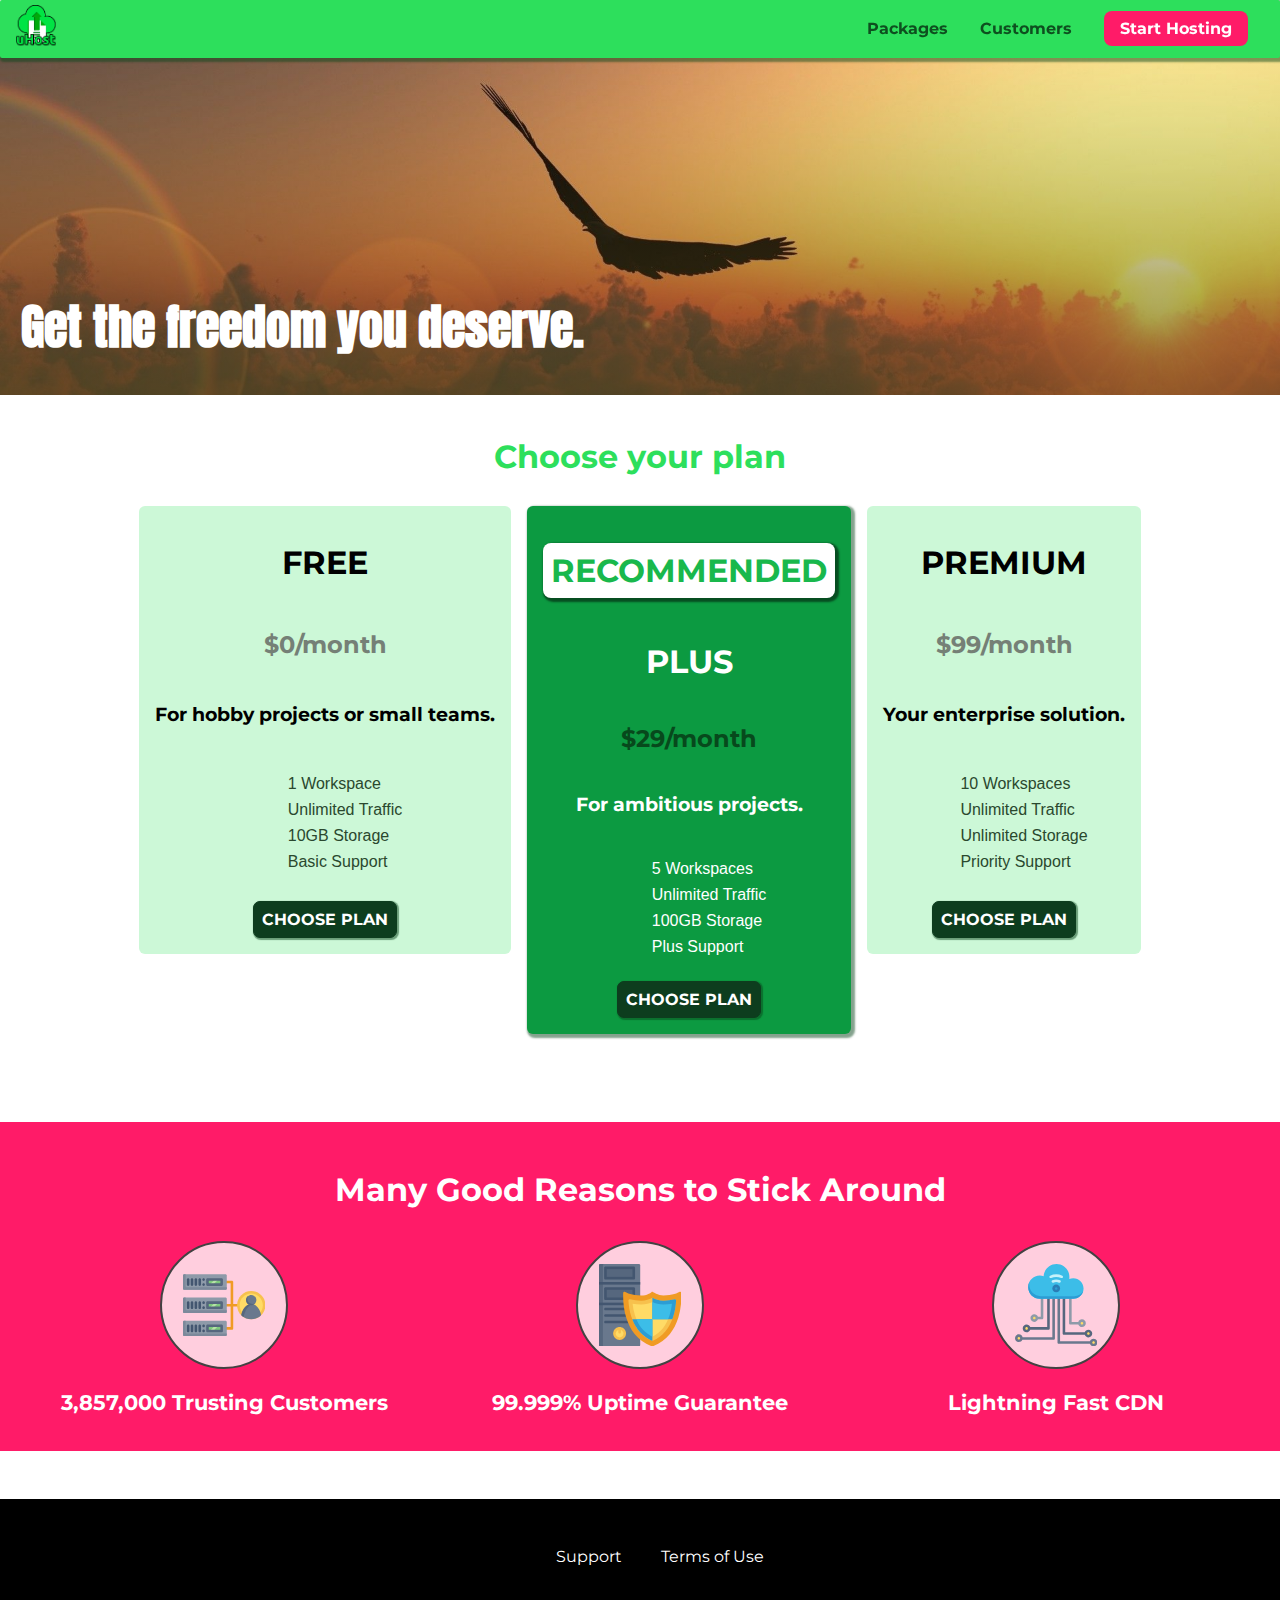
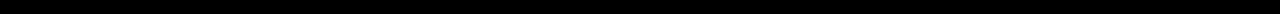
<file: index.html>
<!DOCTYPE html>
<html lang="en">
  <head>
    <meta charset="UTF-8" />
    <meta http-equiv="X-UA-Compatible" content="ie=edge" />
    <meta name="viewport" content="width=device-width, initial-scale=1.0" />
    <title>uHost</title>
    <link rel="shortcut icon" href="./images/favicon.png" />
    <link rel="stylesheet" href="shared.css" />
    <link rel="stylesheet" href="styles.css" />
    <link
      href="https://fonts.googleapis.com/css2?family=Anton&display=swap"
      rel="stylesheet"
    />
    <link
      href="https://fonts.googleapis.com/css2?family=Montserrat:wght@700&display=swap"
      rel="stylesheet"
    />
  </head>

  <body>
    <div class="backdrop"></div>
    <div class="modal">
      <h1 class="modal__title">Do you want to continue?</h1>
      <div class="modal__actions">
        <a href="start-hosting/index.html" class="modal__action">Yes!</a>
        <button class="modal__action modal__action--negative" type="button">
          No!
        </button>
      </div>
    </div>
    <div class="background"></div>
    <header class="main-header">
      <div class="main-header__brand">
        <button class="toggle-button">
          <span class="toggle-button__bar"></span>
          <span class="toggle-button__bar"></span>
          <span class="toggle-button__bar"></span>
        </button>
        <a href="index.html"
          ><img
            src="./images/uhost-icon.png"
            alt="uhost - your favorite hosting solution"
        /></a>
      </div>
      <nav class="main-nav">
        <ul class="main-nav__items">
          <li class="main-nav__item">
            <a href="packages/index.html">Packages</a>
          </li>
          <li class="main-nav__item">
            <a href="customers/index.html">Customers</a>
          </li>
          <li class="main-nav__item main-nav__item--cta">
            <a href="start-hosting/index.html">Start Hosting</a>
          </li>
        </ul>
      </nav>
    </header>
    <nav class="mobile-nav">
      <ul class="mobile-nav__items">
        <li class="mobile-nav__item">
          <a href="packages/index.html">Packages</a>
        </li>
        <li class="mobile-nav__item">
          <a href="customers/index.html">Customers</a>
        </li>
        <li class="mobile-nav__item mobile-nav__item--cta">
          <a href="start-hosting/index.html">Start Hosting</a>
        </li>
      </ul>
    </nav>
    <main>
      <section id="product-overview">
        <h1>Get the freedom you deserve.</h1>
      </section>
      <section class="plans">
        <h1 class="section-title">Choose your plan</h1>
        <div class="plan__list">
          <article class="plan_item free">
            <h1>FREE</h1>
            <h2>$0/month</h2>
            <h3>For hobby projects or small teams.</h3>
            <ul>
              <li>1 Workspace</li>
              <li>Unlimited Traffic</li>
              <li>10GB Storage</li>
              <li>Basic Support</li>
            </ul>
            <div>
              <button class="button">CHOOSE PLAN</button>
            </div>
          </article>
          <article class="plan_item recommended">
            <h1 class="highlighted">RECOMMENDED</h1>
            <h1>PLUS</h1>
            <h2>$29/month</h2>
            <h3>For ambitious projects.</h3>
            <ul>
              <li>5 Workspaces</li>
              <li>Unlimited Traffic</li>
              <li>100GB Storage</li>
              <li>Plus Support</li>
            </ul>
            <div>
              <button class="button">CHOOSE PLAN</button>
            </div>
          </article>
          <article class="plan_item premium">
            <h1>PREMIUM</h1>
            <h2>$99/month</h2>
            <h3>Your enterprise solution.</h3>
            <ul>
              <li>10 Workspaces</li>
              <li>Unlimited Traffic</li>
              <li>Unlimited Storage</li>
              <li>Priority Support</li>
            </ul>
            <div>
              <button class="button">CHOOSE PLAN</button>
            </div>
          </article>
        </div>
      </section>
      <section id="key-features">
        <h1 class="section-title r">Many Good Reasons to Stick Around</h1>
        <ul class="key-feature__list">
          <li class="key-feature">
            <div class="key-feature__image">
              <svg viewBox="0 0 512 512">
                <path
                  style="fill: #f09b24"
                  d="M344,248h-32V112c0-4.418-3.582-8-8-8h-40c-4.418,0-8,3.582-8,8s3.582,8,8,8h32v128h-32  c-4.418,0-8,3.582-8,8s3.582,8,8,8h32v128h-32c-4.418,0-8,3.582-8,8s3.582,8,8,8h40c4.418,0,8-3.582,8-8V264h32c4.418,0,8-3.582,8-8  S348.418,248,344,248z"
                />
                <path
                  style="fill: #8e9aa9"
                  d="M264,64H8c-4.418,0-8,3.582-8,8v80c0,4.418,3.582,8,8,8h256c4.418,0,8-3.582,8-8V72  C272,67.582,268.418,64,264,64z"
                />
                <path
                  style="fill: #7c899b"
                  d="M24,144c-4.418,0-8-3.582-8-8V64H8c-4.418,0-8,3.582-8,8v80c0,4.418,3.582,8,8,8h256  c4.418,0,8-3.582,8-8v-8H24z"
                />
                <rect
                  x="152"
                  y="96"
                  style="fill: #b8e3a8"
                  width="88"
                  height="32"
                />
                <g>
                  <polygon
                    style="fill: #7ec97d"
                    points="152,96 152,128 166,128 198,96  "
                  />
                  <polygon
                    style="fill: #7ec97d"
                    points="220,96 188,128 240,128 240,96  "
                  />
                </g>
                <path
                  style="fill: #56677e"
                  d="M240,136h-88c-4.418,0-8-3.582-8-8V96c0-4.418,3.582-8,8-8h88c4.418,0,8,3.582,8,8v32  C248,132.418,244.418,136,240,136z M160,120h72v-16h-72V120z"
                />
                <g>
                  <path
                    style="fill: #435670"
                    d="M32,136c-4.418,0-8-3.582-8-8V96c0-4.418,3.582-8,8-8s8,3.582,8,8v32C40,132.418,36.418,136,32,136z   "
                  />
                  <path
                    style="fill: #435670"
                    d="M56,136c-4.418,0-8-3.582-8-8V96c0-4.418,3.582-8,8-8s8,3.582,8,8v32C64,132.418,60.418,136,56,136z   "
                  />
                  <path
                    style="fill: #435670"
                    d="M80,136c-4.418,0-8-3.582-8-8V96c0-4.418,3.582-8,8-8s8,3.582,8,8v32C88,132.418,84.418,136,80,136z   "
                  />
                  <path
                    style="fill: #435670"
                    d="M104,136c-4.418,0-8-3.582-8-8V96c0-4.418,3.582-8,8-8s8,3.582,8,8v32   C112,132.418,108.418,136,104,136z"
                  />
                  <path
                    style="fill: #435670"
                    d="M128,105c-4.418,0-8-3.582-8-8v-1c0-4.418,3.582-8,8-8s8,3.582,8,8v1   C136,101.418,132.418,105,128,105z"
                  />
                  <path
                    style="fill: #435670"
                    d="M128,136c-4.418,0-8-3.582-8-8v-1c0-4.418,3.582-8,8-8s8,3.582,8,8v1   C136,132.418,132.418,136,128,136z"
                  />
                </g>
                <path
                  style="fill: #8e9aa9"
                  d="M264,208H8c-4.418,0-8,3.582-8,8v80c0,4.418,3.582,8,8,8h256c4.418,0,8-3.582,8-8v-80  C272,211.582,268.418,208,264,208z"
                />
                <path
                  style="fill: #7c899b"
                  d="M24,288c-4.418,0-8-3.582-8-8v-72H8c-4.418,0-8,3.582-8,8v80c0,4.418,3.582,8,8,8h256  c4.418,0,8-3.582,8-8v-8H24z"
                />
                <rect
                  x="152"
                  y="240"
                  style="fill: #b8e3a8"
                  width="88"
                  height="32"
                />
                <g>
                  <polygon
                    style="fill: #7ec97d"
                    points="152,240 152,272 166,272 198,240  "
                  />
                  <polygon
                    style="fill: #7ec97d"
                    points="220,240 188,272 240,272 240,240  "
                  />
                </g>
                <path
                  style="fill: #56677e"
                  d="M240,280h-88c-4.418,0-8-3.582-8-8v-32c0-4.418,3.582-8,8-8h88c4.418,0,8,3.582,8,8v32  C248,276.418,244.418,280,240,280z M160,264h72v-16h-72V264z"
                />
                <g>
                  <path
                    style="fill: #435670"
                    d="M32,280c-4.418,0-8-3.582-8-8v-32c0-4.418,3.582-8,8-8s8,3.582,8,8v32C40,276.418,36.418,280,32,280   z"
                  />
                  <path
                    style="fill: #435670"
                    d="M56,280c-4.418,0-8-3.582-8-8v-32c0-4.418,3.582-8,8-8s8,3.582,8,8v32C64,276.418,60.418,280,56,280   z"
                  />
                  <path
                    style="fill: #435670"
                    d="M80,280c-4.418,0-8-3.582-8-8v-32c0-4.418,3.582-8,8-8s8,3.582,8,8v32C88,276.418,84.418,280,80,280   z"
                  />
                  <path
                    style="fill: #435670"
                    d="M104,280c-4.418,0-8-3.582-8-8v-32c0-4.418,3.582-8,8-8s8,3.582,8,8v32   C112,276.418,108.418,280,104,280z"
                  />
                  <path
                    style="fill: #435670"
                    d="M128,249c-4.418,0-8-3.582-8-8v-1c0-4.418,3.582-8,8-8s8,3.582,8,8v1   C136,245.418,132.418,249,128,249z"
                  />
                  <path
                    style="fill: #435670"
                    d="M128,280c-4.418,0-8-3.582-8-8v-1c0-4.418,3.582-8,8-8s8,3.582,8,8v1   C136,276.418,132.418,280,128,280z"
                  />
                </g>
                <path
                  style="fill: #8e9aa9"
                  d="M264,352H8c-4.418,0-8,3.582-8,8v80c0,4.418,3.582,8,8,8h256c4.418,0,8-3.582,8-8v-80  C272,355.582,268.418,352,264,352z"
                />
                <path
                  style="fill: #7c899b"
                  d="M24,432c-4.418,0-8-3.582-8-8v-72H8c-4.418,0-8,3.582-8,8v80c0,4.418,3.582,8,8,8h256  c4.418,0,8-3.582,8-8v-8H24z"
                />
                <rect
                  x="152"
                  y="384"
                  style="fill: #b8e3a8"
                  width="88"
                  height="32"
                />
                <g>
                  <polygon
                    style="fill: #7ec97d"
                    points="152,384 152,416 166,416 198,384  "
                  />
                  <polygon
                    style="fill: #7ec97d"
                    points="220,384 188,416 240,416 240,384  "
                  />
                </g>
                <path
                  style="fill: #56677e"
                  d="M240,424h-88c-4.418,0-8-3.582-8-8v-32c0-4.418,3.582-8,8-8h88c4.418,0,8,3.582,8,8v32  C248,420.418,244.418,424,240,424z M160,408h72v-16h-72V408z"
                />
                <g>
                  <path
                    style="fill: #435670"
                    d="M32,424c-4.418,0-8-3.582-8-8v-32c0-4.418,3.582-8,8-8s8,3.582,8,8v32C40,420.418,36.418,424,32,424   z"
                  />
                  <path
                    style="fill: #435670"
                    d="M56,424c-4.418,0-8-3.582-8-8v-32c0-4.418,3.582-8,8-8s8,3.582,8,8v32C64,420.418,60.418,424,56,424   z"
                  />
                  <path
                    style="fill: #435670"
                    d="M80,424c-4.418,0-8-3.582-8-8v-32c0-4.418,3.582-8,8-8s8,3.582,8,8v32C88,420.418,84.418,424,80,424   z"
                  />
                  <path
                    style="fill: #435670"
                    d="M104,424c-4.418,0-8-3.582-8-8v-32c0-4.418,3.582-8,8-8s8,3.582,8,8v32   C112,420.418,108.418,424,104,424z"
                  />
                  <path
                    style="fill: #435670"
                    d="M128,393c-4.418,0-8-3.582-8-8v-1c0-4.418,3.582-8,8-8s8,3.582,8,8v1   C136,389.418,132.418,393,128,393z"
                  />
                  <path
                    style="fill: #435670"
                    d="M128,424c-4.418,0-8-3.582-8-8v-1c0-4.418,3.582-8,8-8s8,3.582,8,8v1   C136,420.418,132.418,424,128,424z"
                  />
                </g>
                <path
                  style="fill: #f7c14d"
                  d="M424,168c-48.523,0-88,39.477-88,88s39.477,88,88,88s88-39.477,88-88S472.523,168,424,168z"
                />
                <path
                  style="fill: #ffdb66"
                  d="M424,184c-39.701,0-72,32.299-72,72s32.299,72,72,72s72-32.299,72-72S463.701,184,424,184z"
                />
                <path
                  style="fill: #69788d"
                  d="M484.893,314.16C476.393,274.588,451.922,248,424,248s-52.393,26.588-60.893,66.16  c-0.605,2.82,0.354,5.749,2.511,7.664C381.731,336.124,402.465,344,424,344s42.269-7.876,58.381-22.176  C484.539,319.909,485.498,316.98,484.893,314.16z"
                />
                <path
                  style="fill: #56677e"
                  d="M434.053,249.171C430.768,248.403,427.411,248,424,248c-27.922,0-52.393,26.588-60.893,66.16  c-0.605,2.82,0.354,5.749,2.511,7.664c3.383,3.002,6.979,5.703,10.734,8.125C384.904,286.243,407.373,255.378,434.053,249.171z"
                />
                <path
                  style="fill: #69788d"
                  d="M424,192c-17.645,0-32,14.355-32,32s14.355,32,32,32s32-14.355,32-32S441.645,192,424,192z"
                />
                <path
                  style="fill: #56677e"
                  d="M432,248c-17.645,0-32-14.355-32-32c0-6.783,2.128-13.076,5.742-18.258  C397.444,203.53,392,213.138,392,224c0,17.645,14.355,32,32,32c10.862,0,20.471-5.444,26.258-13.742  C445.076,245.872,438.783,248,432,248z"
                />
              </svg>
            </div>
            <p class="key-feature__description">3,857,000 Trusting Customers</p>
          </li>
          <li class="key-feature">
            <div class="key-feature__image">
              <svg viewBox="0 0 512 512">
                <path
                  style="fill: #69788d"
                  d="M248,0H8C3.582,0,0,3.582,0,8v496c0,4.418,3.582,8,8,8h240c4.418,0,8-3.582,8-8V8  C256,3.582,252.418,0,248,0z"
                />
                <path
                  style="fill: #56677e"
                  d="M24,504V8c0-4.418,3.582-8,8-8H8C3.582,0,0,3.582,0,8v496c0,4.418,3.582,8,8,8h24  C27.582,512,24,508.418,24,504z"
                />
                <g>
                  <rect
                    x="0"
                    y="112"
                    style="fill: #435670"
                    width="256"
                    height="16"
                  />
                  <rect
                    x="0"
                    y="240"
                    style="fill: #435670"
                    width="256"
                    height="16"
                  />
                </g>
                <path
                  style="fill: #f7c14d"
                  d="M128,392c-22.056,0-40,17.944-40,40s17.944,40,40,40s40-17.944,40-40S150.056,392,128,392z"
                />
                <path
                  style="fill: #ffdb66"
                  d="M128,408c-13.233,0-24,10.767-24,24s10.767,24,24,24s24-10.767,24-24S141.233,408,128,408z"
                />
                <path
                  style="fill: #f7c14d"
                  d="M128,392c-2.739,0-5.414,0.278-8,0.805V424c0,4.418,3.582,8,8,8c4.418,0,8-3.582,8-8v-31.195  C133.414,392.278,130.739,392,128,392z"
                />
                <g>
                  <path
                    style="fill: #435670"
                    d="M216,288H40c-4.418,0-8-3.582-8-8s3.582-8,8-8h176c4.418,0,8,3.582,8,8S220.418,288,216,288z"
                  />
                  <path
                    style="fill: #435670"
                    d="M216,328H40c-4.418,0-8-3.582-8-8s3.582-8,8-8h176c4.418,0,8,3.582,8,8S220.418,328,216,328z"
                  />
                  <path
                    style="fill: #435670"
                    d="M216,368H40c-4.418,0-8-3.582-8-8s3.582-8,8-8h176c4.418,0,8,3.582,8,8S220.418,368,216,368z"
                  />
                  <path
                    style="fill: #435670"
                    d="M216,16H40c-4.418,0-8,3.582-8,8v64c0,4.418,3.582,8,8,8h176c4.418,0,8-3.582,8-8V24   C224,19.582,220.418,16,216,16z"
                  />
                </g>
                <rect
                  x="48"
                  y="32"
                  style="fill: #56677e"
                  width="160"
                  height="48"
                />
                <path
                  style="fill: #435670"
                  d="M216,144H40c-4.418,0-8,3.582-8,8v64c0,4.418,3.582,8,8,8h176c4.418,0,8-3.582,8-8v-64  C224,147.582,220.418,144,216,144z"
                />
                <rect
                  x="48"
                  y="160"
                  style="fill: #56677e"
                  width="160"
                  height="48"
                />
                <path
                  style="fill: #f09b24"
                  d="M511.747,180.237c-0.194-6.537-8.107-10.107-13.135-5.894c-5.6,4.693-42.904,21.282-98.514,21.282  c-33.45,0-64.625-20.999-64.929-21.206c-2.9-1.991-6.764-1.85-9.512,0.346c-2.677,2.135-27.201,20.86-63.793,20.86  c-55.607,0-92.914-16.589-98.515-21.282c-5.028-4.211-12.941-0.645-13.135,5.894c-1.634,54.834,4.655,105.941,18.693,151.903  c12.096,39.604,29.759,74.047,52.497,102.373c27.538,34.304,62.743,59.882,104.66,76.045c3.069,1.918,6.757,1.921,9.83,0  c41.917-16.163,77.122-41.741,104.66-76.045c22.738-28.326,40.401-62.77,52.497-102.373  C507.092,286.179,513.381,235.071,511.747,180.237z"
                />
                <path
                  style="fill: #f7c14d"
                  d="M476.21,221.226c-1.953-1.631-4.568-2.235-7.036-1.628c-21.686,5.327-44.926,8.028-69.075,8.028  c-25.926,0-49.633-8.975-64.955-16.504c-2.307-1.134-5.016-1.091-7.284,0.116c-14.059,7.477-36.919,16.388-65.994,16.388  c-24.153,0-47.394-2.701-69.075-8.028c-5.155-1.268-10.221,2.966-9.894,8.261c2.077,33.693,7.668,65.635,16.616,94.935  c22.774,74.565,66.139,126.334,128.888,153.868c2.032,0.891,4.397,0.891,6.43,0c61.777-27.107,104.716-78.876,127.62-153.868  c8.948-29.3,14.539-61.241,16.616-94.935C479.224,225.319,478.163,222.856,476.21,221.226z"
                />
                <path
                  style="fill: #ffdb66"
                  d="M331.609,451.727c-52.604-25.289-89.304-70.987-109.144-135.944  c-6.532-21.39-11.162-44.336-13.82-68.447c17.133,2.852,34.952,4.291,53.22,4.291c29.394,0,53.376-7.793,69.978-15.561  c17.44,7.736,41.656,15.561,68.256,15.561c18.267,0,36.085-1.439,53.219-4.291c-2.659,24.112-7.288,47.06-13.82,68.448  C419.545,381.108,383.27,426.805,331.609,451.727z"
                />
                <g>
                  <path
                    style="fill: #2c9dd4"
                    d="M479.066,227.858c0.157-2.539-0.903-5.002-2.856-6.633s-4.568-2.235-7.036-1.628   c-21.686,5.327-44.926,8.028-69.075,8.028c-25.926,0-49.633-8.975-64.955-16.504c-1.057-0.52-2.2-0.78-3.345-0.806l-0.072,133.351   h123.601c2.556-6.746,4.933-13.702,7.123-20.874C471.398,293.493,476.989,261.552,479.066,227.858z"
                  />
                  <path
                    style="fill: #2c9dd4"
                    d="M206.658,343.667c24.153,63.42,65.028,108.108,121.743,132.995c1.031,0.452,2.147,0.673,3.263,0.666   l0.063-133.661H206.658z"
                  />
                </g>
                <g>
                  <path
                    style="fill: #3cbde8"
                    d="M439.497,315.783c6.532-21.389,11.161-44.336,13.82-68.448c-17.134,2.852-34.952,4.291-53.219,4.291   c-26.6,0-50.815-7.824-68.256-15.561l-0.116,107.601h97.758C433.179,334.807,436.524,325.518,439.497,315.783z"
                  />
                  <path
                    style="fill: #3cbde8"
                    d="M232.523,343.667c21.144,50.298,54.363,86.56,99.087,108.06l0.117-108.06H232.523z"
                  />
                </g>
              </svg>
            </div>
            <p class="key-feature__description">99.999% Uptime Guarantee</p>
          </li>
          <li class="key-feature">
            <div class="key-feature__image">
              <svg viewBox="0 0 512 512">
                <path
                  style="fill: #8e9aa9"
                  d="M168,200c-4.418,0-8,3.582-8,8v120h-17.376c-3.302-9.311-12.194-16-22.624-16  c-13.234,0-24,10.767-24,24s10.766,24,24,24c10.429,0,19.321-6.689,22.624-16H168c4.418,0,8-3.582,8-8V208  C176,203.582,172.418,200,168,200z"
                />
                <path
                  style="fill: #ffdb66"
                  d="M120,328c-4.411,0-8,3.589-8,8s3.589,8,8,8s8-3.589,8-8S124.411,328,120,328z"
                />
                <path
                  style="fill: #56677e"
                  d="M208,200c-4.418,0-8,3.582-8,8v184H94.624C91.322,382.689,82.43,376,72,376  c-13.234,0-24,10.767-24,24s10.766,24,24,24c10.429,0,19.321-6.689,22.624-16H208c4.418,0,8-3.582,8-8V208  C216,203.582,212.418,200,208,200z"
                />
                <path
                  style="fill: #ffdb66"
                  d="M72,392c-4.411,0-8,3.589-8,8s3.589,8,8,8s8-3.589,8-8S76.411,392,72,392z"
                />
                <path
                  style="fill: #69788d"
                  d="M240,208c-4.418,0-8,3.582-8,8v239H47.24c-2.671-10.34-12.078-18-23.24-18c-13.234,0-24,10.767-24,24  s10.766,24,24,24c9.666,0,18.009-5.747,21.809-14H240c4.418,0,8-3.582,8-8V216C248,211.582,244.418,208,240,208z"
                />
                <path
                  style="fill: #ffdb66"
                  d="M24,453c-4.411,0-8,3.589-8,8s3.589,8,8,8s8-3.589,8-8S28.411,453,24,453z"
                />
                <path
                  style="fill: #69788d"
                  d="M488,464c-10.429,0-19.321,6.689-22.624,16H280V208c0-4.418-3.582-8-8-8s-8,3.582-8,8v280  c0,4.418,3.582,8,8,8h193.376c3.302,9.311,12.194,16,22.624,16c13.234,0,24-10.767,24-24S501.234,464,488,464z"
                />
                <path
                  style="fill: #ffdb66"
                  d="M488,480c-4.411,0-8,3.589-8,8s3.589,8,8,8s8-3.589,8-8S492.411,480,488,480z"
                />
                <path
                  style="fill: #56677e"
                  d="M456,408c-10.429,0-19.321,6.689-22.624,16H312V208c0-4.418-3.582-8-8-8s-8,3.582-8,8v224  c0,4.418,3.582,8,8,8h129.376c3.302,9.311,12.194,16,22.624,16c13.234,0,24-10.767,24-24S469.234,408,456,408z"
                />
                <path
                  style="fill: #ffdb66"
                  d="M456,424c-4.411,0-8,3.589-8,8s3.589,8,8,8s8-3.589,8-8S460.411,424,456,424z"
                />
                <path
                  style="fill: #8e9aa9"
                  d="M416,344c-10.429,0-19.321,6.689-22.624,16H352V208c0-4.418-3.582-8-8-8s-8,3.582-8,8v160  c0,4.418,3.582,8,8,8h49.376c3.302,9.311,12.194,16,22.624,16c13.234,0,24-10.767,24-24S429.234,344,416,344z"
                />
                <path
                  style="fill: #ffdb66"
                  d="M416,360c-4.411,0-8,3.589-8,8s3.589,8,8,8s8-3.589,8-8S420.411,360,416,360z"
                />
                <path
                  style="fill: #3cbde8"
                  d="M362,88c-8.741,0-17.231,1.751-25.06,5.085C337.646,88.797,338,84.43,338,80  c0-44.112-35.888-80-80-80c-42.823,0-77.895,33.816-79.909,76.149C170.393,73.415,162.244,72,154,72c-39.701,0-72,32.299-72,72  s32.299,72,72,72h208c35.29,0,64-28.71,64-64S397.29,88,362,88z"
                />
                <path
                  style="fill: #2c9dd4"
                  d="M368,200H160c-39.701,0-72-32.299-72-72c0-5.863,0.721-11.559,2.05-17.019  C84.918,120.88,82,132.102,82,144c0,39.701,32.299,72,72,72h208c30.389,0,55.88-21.296,62.379-49.743  C413.565,186.327,392.352,200,368,200z"
                />
                <path
                  style="fill: #2a7db5"
                  d="M256,128c-13.234,0-24,10.767-24,24s10.766,24,24,24c13.233,0,24-10.767,24-24S269.233,128,256,128z"
                />
                <path
                  style="fill: #2c9dd4"
                  d="M256,144c-4.411,0-8,3.589-8,8s3.589,8,8,8c4.411,0,8-3.589,8-8S260.411,144,256,144z"
                />
                <g>
                  <path
                    style="fill: #c5f1fa"
                    d="M221.755,87.695c-2.994,0-5.864-1.688-7.233-4.572c-1.894-3.991-0.194-8.763,3.798-10.657   C230.157,66.849,242.834,64,256,64c13.166,0,25.844,2.849,37.68,8.466c3.992,1.895,5.692,6.666,3.798,10.657   s-6.666,5.692-10.657,3.798C277.144,82.328,266.774,80,256,80c-10.774,0-21.144,2.328-30.821,6.921   C224.072,87.446,222.904,87.695,221.755,87.695z"
                  />
                  <path
                    style="fill: #c5f1fa"
                    d="M276.545,116.618c-1.148,0-2.316-0.249-3.424-0.774C267.745,113.293,261.985,112,256,112   c-5.985,0-11.745,1.293-17.121,3.844c-3.991,1.895-8.763,0.192-10.657-3.798c-1.894-3.992-0.193-8.764,3.798-10.657   C239.557,97.813,247.625,96,256,96c8.376,0,16.444,1.813,23.98,5.389c3.991,1.894,5.692,6.665,3.798,10.657   C282.41,114.93,279.539,116.618,276.545,116.618z"
                  />
                </g>
              </svg>
            </div>
            <p class="key-feature__description">Lightning Fast CDN</p>
          </li>
        </ul>
      </section>
    </main>
    <footer class="main-footer">
      <nav>
        <ul class="main-footer__links">
          <li class="main-footer__link">
            <a href="#">Support</a>
          </li>
          <li class="main-footer__link">
            <a href="#">Terms of Use</a>
          </li>
        </ul>
      </nav>
    </footer>
    <script src="./shared.js" type="text/Javascript" async></script>
  </body>
</html>
</file>
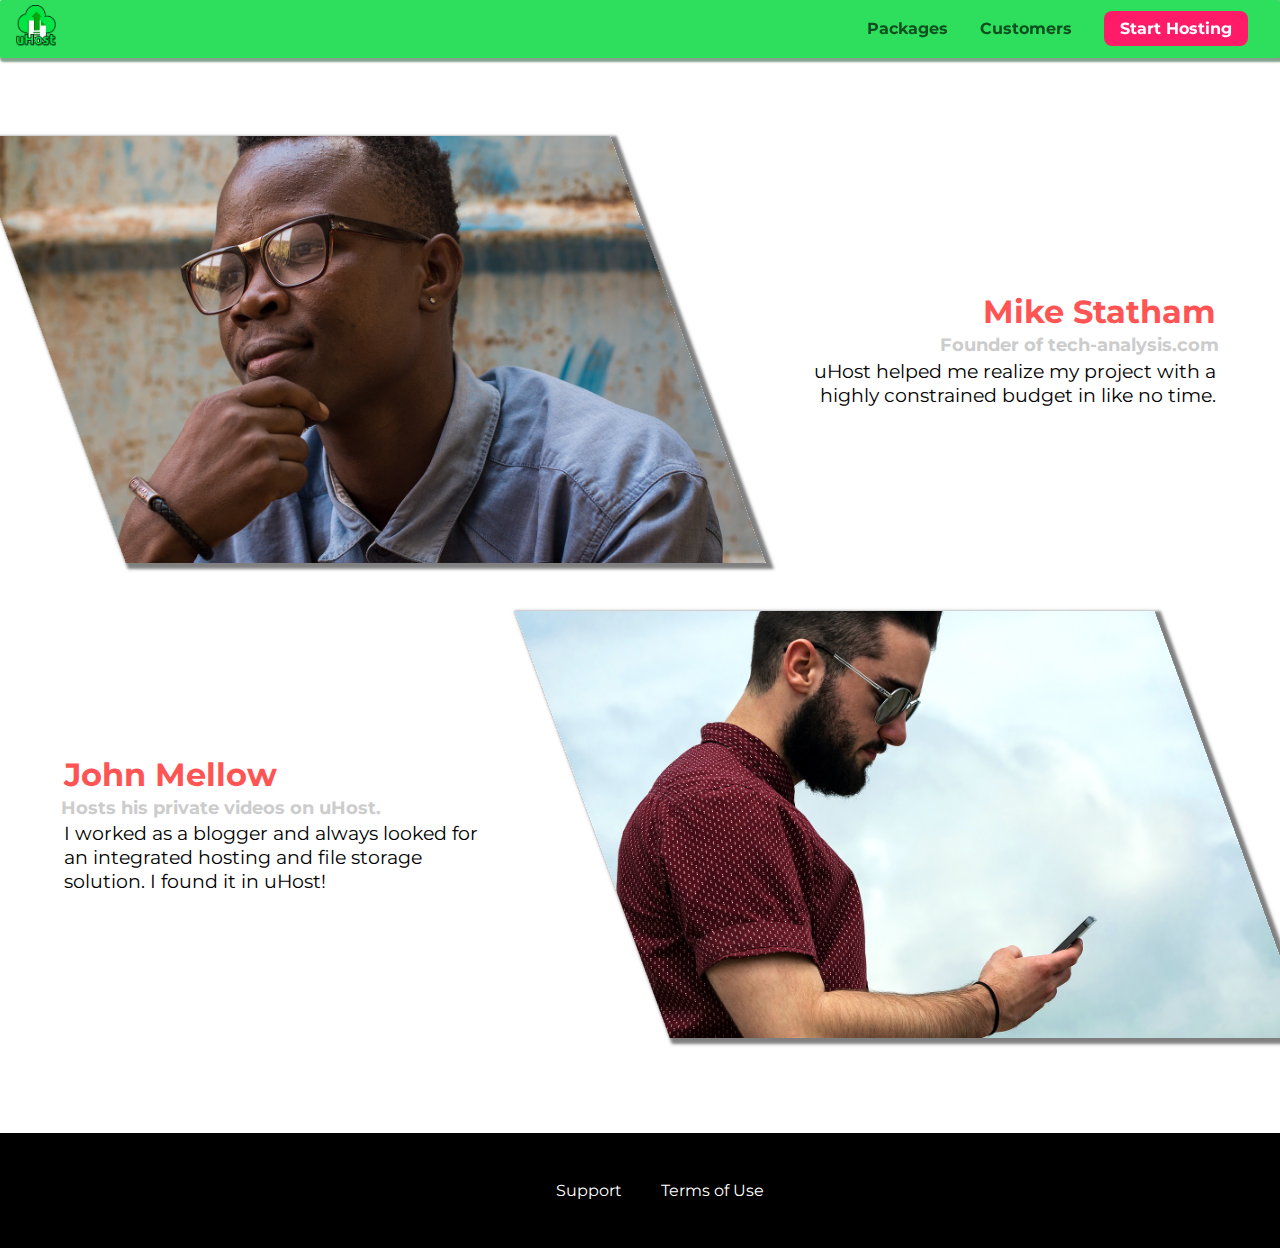
<file: customers/index.html>
<!DOCTYPE html>
<html lang="en">
  <head>
    <meta charset="UTF-8" />
    <meta name="viewport" content="width=device-width, initial-scale=1.0" />
    <meta http-equiv="X-UA-Compatible" content="ie=edge" />
    <title>uHost Customers</title>
    <link rel="shortcut icon" href="../images/favicon.png" />
    <link
      href="https://fonts.googleapis.com/css?family=Anton|Montserrat:400,700"
      rel="stylesheet"
    />
    <link rel="stylesheet" href="../shared.css" />
    <link rel="stylesheet" href="customers.css" />
  </head>

  <body>
    <div class="backdrop"></div>
    
    </div>
    <header class="main-header">
      <div class="main-header__brand">
        <button class="toggle-button">
          <span class="toggle-button__bar"></span>
          <span class="toggle-button__bar"></span>
          <span class="toggle-button__bar"></span>
        </button>
        <a href="../index.html"
          ><img
            src="../images/uhost-icon.png"
            alt="uhost - your favorite hosting solution"
        /></a>
      </div>
      <nav class="main-nav">
        <ul class="main-nav__items">
          <li class="main-nav__item">
            <a href="../packages/index.html">Packages</a>
          </li>
          <li class="main-nav__item">
            <a href="index.html">Customers</a>
          </li>
          <li class="main-nav__item main-nav__item--cta">
            <a href="../start-hosting/index.html">Start Hosting</a>
          </li>
        </ul>
      </nav>
    </header>
    <nav class="mobile-nav">
      <ul class="mobile-nav__items">
        <li class="mobile-nav__item">
          <a href="../packages/index.html">Packages</a>
        </li>
        <li class="mobile-nav__item">
          <a href="index.html">Customers</a>
        </li>
        <li class="mobile-nav__item mobile-nav__item--cta">
          <a href="start-hosting/index.html">Start Hosting</a>
        </li>
      </ul>
    </nav>
    <main>
      <div>
        <div class="testimonial" id="customer-1">
          <div class="testimonial__image-container">
            <img
              src="../images/customer-1.jpg"
              alt="Mike Statham - Customer"
              class="testimonial__image"
            />
          </div>
          <div class="testimonial__info">
            <h1 class="testimonial__name">Mike Statham</h1>
            <h2 class="testimonial__subtitle">
              Founder of
              <a href="tech-analysis.com">tech-analysis.com</a>
            </h2>
            <p class="testimonial__text">
              uHost helped me realize my project with a highly constrained
              budget in like no time.
            </p>
          </div>
        </div>
        <div class="testimonial" id="customer-2">
          <div class="testimonial__info">
            <h1 class="testimonial__name">John Mellow</h1>
            <h2 class="testimonial__subtitle">
              Hosts his private videos on uHost.
            </h2>
            <p class="testimonial__text">
              I worked as a blogger and always looked for an integrated hosting
              and file storage solution. I found it in uHost!
            </p>
          </div>
          <div class="testimonial__image-container">
            <img
              src="../images/customer-2.jpg"
              alt="John Mellow - Customer"
              class="testimonial__image"
            />
          </div>
        </div>
      </div>
    </main>
    <footer class="main-footer">
      <nav>
        <ul class="main-footer__links">
          <li class="main-footer__link">
            <a href="#">Support</a>
          </li>
          <li class="main-footer__link">
            <a href="#">Terms of Use</a>
          </li>
        </ul>
      </nav>
    </footer>
    <script src="../shared.js" type="text/Javascript" async></script>
  </body>
</html>
</file>
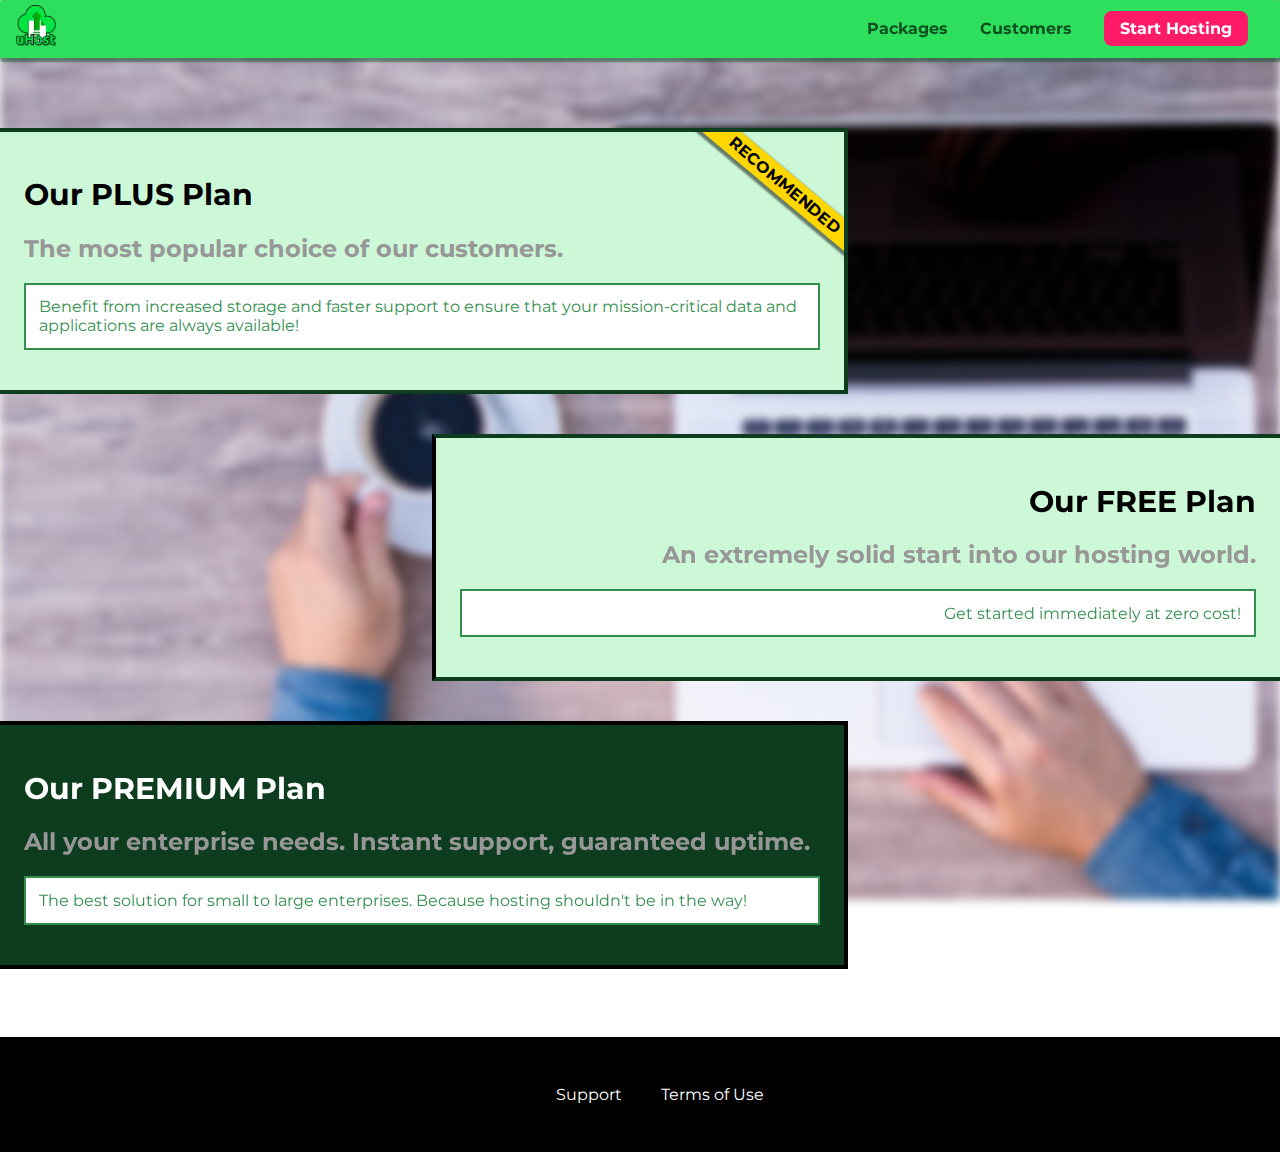
<file: packages/index.html>
<!DOCTYPE html>
<html lang="en">
  <head>
    <meta charset="UTF-8" />
    <meta http-equiv="X-UA-Compatible" content="ie=edge" />
    <meta name="viewport" content="width=device-width, initial-scale=1.0" />

    <title>uHost</title>
    <link rel="shortcut icon" href="../images/favicon.png" />
    <link rel="stylesheet" href="../shared.css" />
    <link rel="stylesheet" href="packages.css" />

    <link
      href="https://fonts.googleapis.com/css2?family=Anton&display=swap"
      rel="stylesheet"
    />
    <link
      href="https://fonts.googleapis.com/css2?family=Montserrat:wght@700&display=swap"
      rel="stylesheet"
    />
  </head>

  <body>
    <div class="backdrop"></div>
    <div class="background"></div>
    <header class="main-header">
      <div class="main-header__brand">
        <button class="toggle-button">
          <span class="toggle-button__bar"></span>
          <span class="toggle-button__bar"></span>
          <span class="toggle-button__bar"></span>
        </button>
        <a href="../index.html"
          ><img
            src="../images/uhost-icon.png"
            alt="uhost - your favorite hosting solution"
        /></a>
      </div>
      <nav class="main-nav">
        <ul class="main-nav__items">
          <li class="main-nav__item">
            <a href="index.html">Packages</a>
          </li>
          <li class="main-nav__item">
            <a href="../customers/index.html">Customers</a>
          </li>
          <li class="main-nav__item main-nav__item--cta">
            <a href="../start-hosting/index.html">Start Hosting</a>
          </li>
        </ul>
      </nav>
    </header>
    <nav class="mobile-nav">
      <ul class="mobile-nav__items">
        <li class="mobile-nav__item">
          <a href="index.html">Packages</a>
        </li>
        <li class="mobile-nav__item">
          <a href="../customers/index.html">Customers</a>
        </li>
        <li class="mobile-nav__item mobile-nav__item--cta">
          <a href="start-hosting/index.html">Start Hosting</a>
        </li>
      </ul>
    </nav>
    <main>
      <section class="plan" id="plus">
        <a href="#">
          <h1 class="plan__title">Our PLUS Plan</h1>
          <h2 class="badge">RECOMMENDED</h2>
          <h2 class="plan__desccrpition">
            The most popular choice of our customers.
          </h2>
          <p class="plan__details">
            Benefit from increased storage and faster support to ensure that
            your mission-critical data and applications are always available!
          </p>
        </a>
      </section>
      <section class="plan free">
        <a href="#">
          <h1 class="plan__title">Our FREE Plan</h1>
          <h2 class="plan__desccrpition">
            An extremely solid start into our hosting world.
          </h2>
          <p class="plan__details">Get started immediately at zero cost!</p>
        </a>
      </section>
      <div class="clearfix"></div>
      <section class="plan plan__premium">
        <a href="#">
          <h1 class="plan__title plan__premium__title">Our PREMIUM Plan</h1>
          <h2 class="plan__desccrpition plan__premium__description">
            All your enterprise needs. Instant support, guaranteed uptime.
          </h2>
          <p class="plan__details">
            The best solution for small to large enterprises. Because hosting
            shouldn't be in the way!
          </p>
        </a>
      </section>
    </main>
    <footer class="main-footer">
      <nav>
        <ul class="main-footer__links">
          <li class="main-footer__link">
            <a href="#">Support</a>
          </li>
          <li class="main-footer__link">
            <a href="#">Terms of Use</a>
          </li>
        </ul>
      </nav>
    </footer>
    <script src="../shared.js" type="text/Javascript" async></script>
  </body>
</html>
</file>
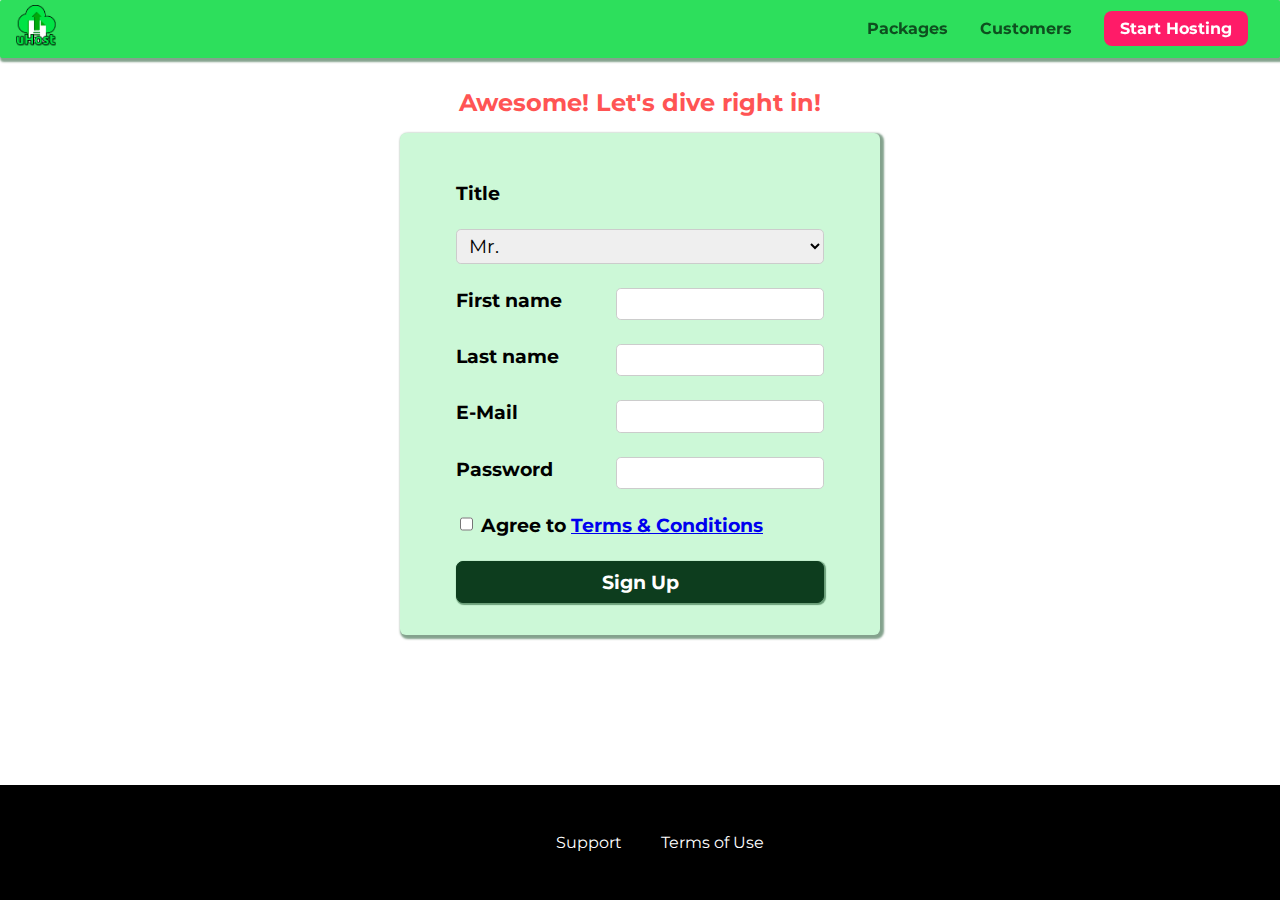
<file: start-hosting/index.html>
<!DOCTYPE html>
<html lang="en">
  <head>
    <meta charset="UTF-8" />
    <meta name="viewport" content="width=device-width, initial-scale=1.0" />
    <meta http-equiv="X-UA-Compatible" content="ie=edge" />
    <title>uHost Signup</title>
    <link rel="shortcut icon" href="../favicon.png" />
    <link
      href="https://fonts.googleapis.com/css?family=Anton|Montserrat:400,700"
      rel="stylesheet"
    />
    <link rel="stylesheet" href="../shared.css" />
    <link rel="stylesheet" href="start-hosting.css" />
  </head>

  <body>
    <div class="backdrop"></div>
    <header class="main-header">
      <div class="main-header__brand">
        <button class="toggle-button">
          <span class="toggle-button__bar"></span>
          <span class="toggle-button__bar"></span>
          <span class="toggle-button__bar"></span>
        </button>
        <a href="../index.html"
          ><img
            src="../images/uhost-icon.png"
            alt="uhost - your favorite hosting solution"
        /></a>
      </div>
      <nav class="main-nav">
        <ul class="main-nav__items">
          <li class="main-nav__item">
            <a href="../packages/index.html">Packages</a>
          </li>
          <li class="main-nav__item">
            <a href="../customers/index.html">Customers</a>
          </li>
          <li class="main-nav__item main-nav__item--cta">
            <a href="index.html">Start Hosting</a>
          </li>
        </ul>
      </nav>
    </header>
    <nav class="mobile-nav">
      <ul class="mobile-nav__items">
        <li class="mobile-nav__item">
          <a href="../packages/index.html">Packages</a>
        </li>
        <li class="mobile-nav__item">
          <a href="../customers/index.html">Customers</a>
        </li>
        <li class="mobile-nav__item mobile-nav__item--cta">
          <a href="index.html">Start Hosting</a>
        </li>
      </ul>
    </nav>
    <main class="signup-page">
      <h1 class="signup-title">Awesome! Let's dive right in!</h1>
      <div class="card">
        <form action="index.html" class="signup-form">
          <label for="title">Title</label>
          <select id="title">
            <option value="mr">Mr.</option>
            <option value="ms">Ms.</option>
          </select>
          <label for="first-name">First name</label>
          <input type="text" id="first-name" class="invalid" />
          <label for="last-name">Last name</label>
          <input type="text" id="last-name" />
          <label for="email">E-Mail</label>
          <input type="email" id="email" />
          <label for="password">Password</label>
          <input type="password" id="password" />
          <div class="sigup-form__checkbox">
            <input type="checkbox" id="agree-terms" />
            <label for="agree-terms"
              >Agree to
              <a href="#">Terms &amp; Conditions</a>
            </label>
          </div>

          <button type="submit" class="button">Sign Up</button>
        </form>
      </div>
    </main>
    <footer class="main-footer">
      <nav>
        <ul class="main-footer__links">
          <li class="main-footer__link">
            <a href="#">Support</a>
          </li>
          <li class="main-footer__link">
            <a href="#">Terms of Use</a>
          </li>
        </ul>
      </nav>
    </footer>
    <script src="../shared.js"></script>
  </body>
</html>
</file>
<file: shared.css>
/*
* Prefixed by https://autoprefixer.github.io
* PostCSS: v8.4.12,
* Autoprefixer: v10.4.4
* Browsers: last 4 version
*/

* {
  -webkit-box-sizing: border-box;
          box-sizing: border-box;
}

html {
  height: 100%;
}
body {
  font-family: "Montserrat", sans-serif;
  margin: 0px;
  height: 100%;
  display: -ms-grid;
  display: grid;
  -ms-grid-rows: [row-1-start] 3.5rem [row-1-end row-2-start] auto [row-2-end row-3-start] fit-content(
      8rem
    );
  grid-template-rows: [row-1-start] 3.5rem [row-1-end row-2-start] auto [row-2-end row-3-start] fit-content(
      8rem
    );
      grid-template-areas:
    "header"
    "main"
    "footer";
}

main {
  -ms-grid-row: 2;
  -ms-grid-column: 1;
  /* margin-top: 5rem;
  min-height: calc(100vh - 7.5rem); */
  grid-area: main;
}

body:-webkit-scrollbar {
  width: 0;
}
.backdrop {
  position: fixed;
  display: none;
  opacity: 0;
  height: 100vh;
  width: 100vw;
  background: rgba(0, 0, 0, 0.5);
  z-index: 100;
  top: 0;
  left: 0;
  -webkit-transition: opacity 100ms linear;
  -o-transition: opacity 100ms linear;
  transition: opacity 100ms linear;
}
.modal {
  position: fixed;
  opacity: 0;
  -webkit-transform: translateY(-5rem);
      -ms-transform: translateY(-5rem);
          transform: translateY(-5rem);
  -webkit-transition: opacity 200ms cubic-bezier(0.12, 0, 0.39, 0),
    -webkit-transform 200ms cubic-bezier(0.12, 0, 0.39, 0);
  transition: opacity 200ms cubic-bezier(0.12, 0, 0.39, 0),
    -webkit-transform 200ms cubic-bezier(0.12, 0, 0.39, 0);
  -o-transition: opacity 200ms cubic-bezier(0.12, 0, 0.39, 0),
    transform 200ms cubic-bezier(0.12, 0, 0.39, 0);
  transition: opacity 200ms cubic-bezier(0.12, 0, 0.39, 0),
    transform 200ms cubic-bezier(0.12, 0, 0.39, 0);
  transition: opacity 200ms cubic-bezier(0.12, 0, 0.39, 0),
    transform 200ms cubic-bezier(0.12, 0, 0.39, 0),
    -webkit-transform 200ms cubic-bezier(0.12, 0, 0.39, 0);
  z-index: 200;
  top: 20%;
  left: 30%;
  width: 40%;
  background: white;
  padding: 1rem;
  border: 1px solid #ccc;
  -webkit-box-shadow: 1px 1px 1px rgba(0, 0, 0, 0.5);
          box-shadow: 1px 1px 1px rgba(0, 0, 0, 0.5);
}

.modal__title {
  text-align: center;
  margin: 0 0 1rem 0;
}

.modal__actions {
  text-align: center;
}

.modal__action {
  border: 1px solid #0e4f1f;
  background: #0e4f1f;
  text-decoration: none;
  color: white;
  font: inherit;
  padding: 0.5rem 1rem;
  cursor: pointer;
}

.modal__action:hover,
.modal__action:active {
  background: #2ddf5c;
  border-color: #2ddf5c;
}

.modal__action--negative {
  background: red;
  border-color: red;
}

.modal__action--negative:hover,
.modal__action--negative:active {
  background: #ff5454;
  border-color: #ff5454;
}
.main-header {
  -ms-grid-row: 1;
  -ms-grid-column: 1;
  width: 100vw;
  position: fixed;
  -webkit-box-sizing: border-box;
          box-sizing: border-box;
  background-color: #2ddf5c;
  padding: 0.5rem 1rem;
  top: 0;
  -webkit-box-shadow: 2px 2px 2px 2px rgba(10, 70, 27, 0.5);
          box-shadow: 2px 2px 2px 2px rgba(10, 70, 27, 0.5);
  border-radius: 2px;
  z-index: 99;
  height: 3.6rem;
  display: -webkit-box;
  display: -ms-flexbox;
  display: flex;
  -webkit-box-align: center;
      -ms-flex-align: center;
          align-items: center;
  -webkit-box-pack: justify;
      -ms-flex-pack: justify;
          justify-content: space-between;
  grid-area: header;
}
.main-footer {
  -ms-grid-row: 3;
  -ms-grid-column: 1;
  background: black;
  color: white;
  padding: 2rem;
  margin-top: 3rem;
  grid-area: footer;
}
.main-footer__links {
  list-style: none;
  display: -webkit-box;
  display: -ms-flexbox;
  display: flex;
  -webkit-box-align: center;
      -ms-flex-align: center;
          align-items: center;
  -webkit-box-orient: vertical;
  -webkit-box-direction: normal;
      -ms-flex-direction: column;
          flex-direction: column;
}
@media (min-width: 40rem) {
  .main-footer__links {
    -webkit-box-orient: horizontal;
    -webkit-box-direction: normal;
        -ms-flex-direction: row;
            flex-direction: row;
    -webkit-box-pack: center;
        -ms-flex-pack: center;
            justify-content: center;
  }
}
.main-footer__link {
  margin: 1.2rem 0rem;
}
.main-footer__link a {
  color: white;
  text-decoration: none;
}
.main-footer__link a:hover,
.main-footer__link a:active {
  color: #ccc;
}

.main-nav {
  display: none;
}
.main-nav__items {
  list-style: none;
  display: -webkit-box;
  display: -ms-flexbox;
  display: flex;
}
.toggle-button {
  width: 3rem;
  background: transparent;
  border: none;
  cursor: pointer;
  padding-top: 0;
  padding-bottom: 0;
  vertical-align: middle;
}

.toggle-button:focus {
  outline: none;
}

.toggle-button__bar {
  width: 100%;
  height: 0.2rem;
  background: black;
  display: block;
  margin: 0.6rem 0;
}
.mobile-nav {
  opacity: 0;
  position: fixed;
  z-index: 101;
  top: 0;
  left: 0;
  background: white;
  width: 80%;
  height: 100vh;
  -webkit-transform: translateX(-100%);
      -ms-transform: translateX(-100%);
          transform: translateX(-100%);
  -webkit-transition: opacity 100ms cubic-bezier(0.12, 0, 0.39, 0),
    -webkit-transform 100ms cubic-bezier(0.12, 0, 0.39, 0);
  transition: opacity 100ms cubic-bezier(0.12, 0, 0.39, 0),
    -webkit-transform 100ms cubic-bezier(0.12, 0, 0.39, 0);
  -o-transition: opacity 100ms cubic-bezier(0.12, 0, 0.39, 0),
    transform 100ms cubic-bezier(0.12, 0, 0.39, 0);
  transition: opacity 100ms cubic-bezier(0.12, 0, 0.39, 0),
    transform 100ms cubic-bezier(0.12, 0, 0.39, 0);
  transition: opacity 100ms cubic-bezier(0.12, 0, 0.39, 0),
    transform 100ms cubic-bezier(0.12, 0, 0.39, 0),
    -webkit-transform 100ms cubic-bezier(0.12, 0, 0.39, 0);
}
@media (min-width: 40rem) {
  .toggle-button {
    display: none;
  }
  .main-nav {
    display: -webkit-box;
    display: -ms-flexbox;
    display: flex;
    -webkit-box-pack: end;
        -ms-flex-pack: end;
            justify-content: flex-end;
  }
  .main-footer__link {
    margin: 0rem 1.2rem;
  }
}
/* .mobile-nav__items {
  width: 90%;
  height: 100%;
  list-style: none;
  margin: 10% auto;
  padding: 0;
  text-align: center;
} */
.mobile-nav__items {
  display: -webkit-box;
  display: -ms-flexbox;
  display: flex;
  -webkit-box-orient: vertical;
  -webkit-box-direction: normal;
      -ms-flex-direction: column;
          flex-direction: column;
  -webkit-box-pack: center;
      -ms-flex-pack: center;
          justify-content: center;
  -webkit-box-align: center;
      -ms-flex-align: center;
          align-items: center;
  list-style: none;
  height: 100%;
  margin: 0% 3rem;
}
.mobile-nav__item {
  margin: 1rem 0;
}

.mobile-nav__item a {
  font-size: 1.5rem;
}

.main-header__brand a {
  color: #0e4f1f;
  text-decoration: none;
  font-weight: bold;
  font-size: 1.4rem;
  vertical-align: middle;
}

.main-header__brand img {
  width: 2.5rem;
}

.main-nav__item a,
.mobile-nav__item a {
  text-decoration: none;
  color: #0e4f1f;
  margin: 0px 1rem;
  font-weight: bold;
  padding: 0.2rem 0px;
}
.main-nav__item a:hover,
.main-nav__item a:active {
  color: white;
  border-bottom: 5px solid white;
}
.main-nav__item--cta a,
.mobile-nav__item--cta a {
  color: white;
  background-color: #ff1b68;
  padding: 0.5rem 1rem;
  border-radius: 8px;
}
.main-nav__item--cta a:hover,
.main-nav__item--cta a:active,
.mobile-nav__item--cta a:hover,
.mobile-nav__item--cta a:active {
  color: #ff1b68;
  background: white;
  border: none;
}
.main-nav__item--cta {
  -webkit-animation: wiggle 300ms 2s 10 none ease-out ;
          animation: wiggle 300ms 2s 10 none ease-out ;
}

.button {
  border-radius: 7px;
  color: white;
  background-color: #0d3d1e;
  -webkit-box-shadow: 1px 1px 1px 1px rgba(10, 70, 27, 0.5);
          box-shadow: 1px 1px 1px 1px rgba(10, 70, 27, 0.5);
  padding: 0.5rem 0.5rem;
  font: inherit;
  border: 1.5px solid #0d3d1e;
  font-weight: bold;
  cursor: pointer;
}
.button:hover,
.button:active {
  background-color: white;
  color: #0d3d1e;
}
.button:focus {
  outline: none;
}
.open {
  display: block !important;
  opacity: 1 !important;
  -webkit-transform: translateY(0rem) translateX(0rem) !important;
      -ms-transform: translateY(0rem) translateX(0rem) !important;
          transform: translateY(0rem) translateX(0rem) !important;
}

@-webkit-keyframes wiggle {
  0% {
    -webkit-transform: rotateZ(0deg);
            transform: rotateZ(0deg);
  }
  50%{
    -webkit-transform: rotateZ(-10deg);
            transform: rotateZ(-10deg);

  }
  100% {
    -webkit-transform: rotateZ(10deg);
            transform: rotateZ(10deg);
  }
}

@keyframes wiggle {
  0% {
    -webkit-transform: rotateZ(0deg);
            transform: rotateZ(0deg);
  }
  50%{
    -webkit-transform: rotateZ(-10deg);
            transform: rotateZ(-10deg);

  }
  100% {
    -webkit-transform: rotateZ(10deg);
            transform: rotateZ(10deg);
  }
}
</file>
<file: styles.css>
.plan_item {
  display: flex;
  flex-direction: column;
  align-items: center;
  justify-content: space-between;
  padding: 1rem;
  background: #ccf8d7;
  border-radius: 6px;
  align-self: flex-start;
  margin:0.6rem 0rem;
  height: 28rem;
}
@media (min-width: 40rem) {
  .recommended {
    box-shadow: 2px 2px 2px 2px rgba(10, 70, 27, 0.5);
  }
  .plan__list {
    width: 100%;
    display:flex;
    justify-content: center;
    align-items: center;
  }

  .plan_item {
    margin: 0.5rem;
    min-width: 12rem;
    max-width: 25rem;
  }
}
/* .plan_item ul {
  padding: 0.1rem 0.2rem;
} */
.plan_item li {
  list-style-type: none;
  color: #2a482e;
  margin: 0.5rem 0px;
  padding: 0px;
  font-family: sans-serif;
  font-weight: lighter;
}
#product-overview {
  background: linear-gradient(to top, rgba(80, 68, 18, 0.6), transparent),
    url("./images/background.jpg") left 0% top 25% / cover no-repeat border-box
      padding-box scroll;
  color: white;
  width: 100%;
  height: 33vh;
  padding: 1.3rem;
  position: relative;
  z-index: -1;
  bottom: 1.3rem;
}
#product-overview h1 {
  font-family: "Anton", sans-serif;
  position: absolute;
  bottom: 0;
  font-size: 1.6rem;
}
@media (min-width: 40rem) {
  #product-overview {
    height: 40vh;
  }
  #product-overview h1 {
    font-size: 3rem;
  }
}
.section-title {
  color: #2ddf5c;
  text-align: center;
}
.recommended {
  background: #0c9a41;
  /* box-shadow: 2px 2px 2px 2px rgba(10, 70, 27, 0.5); */
}
.plan_item.recommended h2 {
  color: #07491c;
}
.plan_item.recommended h1,
.plan_item.recommended h3,
.plan_item.recommended li {
  color: white;
}
.plan_item.recommended .highlighted {
  background: white;
  color: #19b84c;
  padding: 0.5rem;
  box-shadow: 2px 2px 2px 2px rgba(0, 0, 0, 0.5);
  border-radius: 8px;
}
.plan_item.recommended { 
  height: 33rem;
}

.plan_item h2 {
  color: #758076;
}
#key-features {
  background: #ff1b68;
  margin-top: 5rem;
  padding: 1rem;
}
#key-features .section-title {
  color: white;
  margin: 2rem;
}
.key-feature__list {
  list-style: none;
  margin: 0;
  padding: 0;
  
}
.key-feature {
  width: 100%;
}
@media (min-width: 40rem) {
  .key-feature__list{
    display: flex;
    justify-content: center;
  }

}
.key-feature__description {
  font-weight: bold;
  text-align: center;
  color: white;
  font-size: 1.3rem;
}
.key-feature__image {
  background: #ffcede;
  width: 8rem;
  border: 2px solid #424242;
  border-radius: 50%;
  height: 8rem;
  margin: 0px auto;
  padding: 1.3rem;
}
</file>
<file: customers/customers.css>
.testimonial {
  font-size: 1.2rem;
  margin: 3rem 0;
}
.testimonial:first-of-type {
  margin-top: 5rem;
}
.testimonial__image-container {
  width: 60%;
  max-width: 680px;
  /* display: inline-block; */
  /* vertical-align: middle; */
  box-shadow: 3px 3px 3px 3px rgba(0, 0, 0, 0.5);
  min-width: 25rem;
  transform: skew(20deg);
  overflow: hidden;
}

#customer-1:hover .testimonial__image-container,
#customer-2:hover .testimonial__image-container {
  animation: flip 1s  ease-out forwards;

}
.testimonial__image {
  width: 100%;
  vertical-align: top;
  transform: skew(-20deg) scale(1.35);
}
.testimonial__info {
  text-align: right;
  padding: 0.8rem;
  /* display: inline-block; */
  /* vertical-align: middle; */
  width: 100%;
}

/* #customer-2.testimonial {
  text-align: right;
} */

#customer-2 .testimonial__info {
  text-align: left;
}

.testimonial__name {
  margin: 0.2rem;
  color: #ff5454;
  font-size: 2rem;
}

.testimonial__subtitle {
  margin: 0;
  font-size: 1.1rem;
  color: #ccc;
}

.testimonial__subtitle a {
  color: inherit;
  text-decoration: none;
}

.testimonial__subtitle a:hover,
.testimonial__subtitle a:active {
  color: #7a7a7a;
}

.testimonial__text {
  margin: 0.2rem;
}

@media (min-width: 40rem) {
  .testimonial__image-container {
    width: 50%;
  }
  .testimonial__info {
    width: 35%;
  }
  .testimonial {
    display: flex;
    align-items: center;
    justify-content: space-around;
  }
}
@keyframes flip {
  0% {
    transform: rotateY(0) skew(20deg);
  }

  50% {
    transform:rotateY(160deg) skew(20deg);
  }
  100% {
    transform:rotateY(360deg) skew(20deg);
  }
}
</file>
<file: packages/packages.css>
main {
  padding-top: 2rem;
  z-index: 1;
}
.background {
  background: url("../images/plans-background.jpg");
  filter: blur(5px);
  width: 100vw;
  height: 100vh;
  position: fixed;
  z-index: -1;
}
.plan a {
  text-decoration: none;
  color: inherit;
}

.plan {
  border: #0d3d1e solid;
  border-width: 4px 4px 4px 0px;
  padding: 1.5rem;
  width: 80%;
  margin: 1.25rem 0px;
  background: #ccf8d7;
  cursor: pointer;
  position: relative;
  z-index: -1;
  max-width: 53rem;
  overflow: hidden;
}

.plan:first-of-type {
  margin-top: 2.5rem;
}
.plan:hover,
.plan:active {
  border-color: tomato;
  box-shadow: 2px 2px 4px rgba(0, 0, 0, 0.5);
  animation: push-up 2s ease-out none;
}
.plan__title {
  color: black;
  font-weight: bold;
  font-size: 1.9rem;
}
.plan__desccrpition {
  color: #979797;
}
.plan__details {
  color: #348f4f;
  background: white;
  border: 2px solid #348f4f;
  padding: 0.8rem;
}
.plan__premium__title {
  color: white;
}
.plan__premium {
  background: #0d3d1e;
  border-color: black;
}
.free {
  float: right;
  border-left: 4px solid;
  border-right: 0px;
  text-align: right;
}
.clearfix {
  clear: both;
}

#plus .badge {
  background: gold;
  /* border-radius: 6px; */
  text-align: center;
  width: 15rem;
  font-size: 1rem;
  padding: 0.2rem 0.8rem;
  box-sizing: border-box;
  box-shadow: 2px 2px 2px 2px rgba(0, 0, 0, 0.5);
  position: absolute;
  top: 0;
  right: 0rem;
  min-width: 11rem;
  transform: rotateZ(40deg) translateX(4rem) translateY(-18px);
}
/* @media (min-width: 40rem) {
  #plus .badge {
    font-size: 1rem;
  }
} */
@keyframes push-up {
  0% {
    transform: translateY(-1rem);
  }
  50% {
    transform: translateY(-3rem);
  }
  100% {
    transform: translateY(0rem);
  }
}
</file>
<file: start-hosting/start-hosting.css>
main {
  padding-top: 1rem;
}
.signup-title {
  text-align: center;
  color: #ff5454;
  font-size: 1.2rem;
}
/* @media (min-width: 40rem) {
  .signup-title {
    font-size: 1.5rem;
  }
  .signup-form {
    width: 25rem;
    margin: auto;
  }
  .card {
    width: 50rem;
  }
} */
.card {
  border-radius: 6px;
  background: #ccf8d7;
  box-shadow: 2px 2px 2px 2px rgba(10, 70, 27, 0.5);
  padding: 1rem;
  width: 20rem;
  margin: auto;
}

.signup-form {
  padding: 1rem;
  font-size: 0.9rem;
  display: grid;
  grid-gap: 0.5rem 2rem;
}
.signup-form label {
  font-weight: bold;
}
.signup-form label,
.signup-form select,
.signup-form input {
  display: block;
  margin-top: 1rem;
  width: 100%;
}
.signup-form select,
.signup-form input:not([type="checkbox"]) {
  font: inherit;
  border: 1px solid #ccc;
  padding: 0.2rem 0.5rem;
  border-radius: 0.3rem;
}
.signup-form input[type="checkbox"] {
  border: 1px solid #ccf8d7;
  width: 1rem;
  height: 1rem;
  background: white;
}
.signup-form select:focus,
.signup-form input:focus {
  outline-color: green;
}
.signup-form input[type="checkbox"],
.signup-form input[type="checkbox"] + label {
  display: inline-block;
  width: auto;
}
.signup-form button[type="submit"] {
  display: block;
  margin-top: 1rem;
  width: 100%;
}
@media (min-width: 40rem) {
  .signup-title {
    font-size: 1.5rem;
  }
  #title {
    grid-column: span 2;
  }
  .signup-form {
    width: 25rem;
    margin: auto;
    font-size: 1.2rem;
    grid-template-columns: 8rem auto;
  }
  .sigup-form__checkbox {
    grid-column: span 2;
  }
  .card {
    width: 30rem;
  }
  .button {
    grid-column-start: span 2;
  }
}

.signup-form :invalid {
  background-color: #faacac;
  border-color: red !important;
  outline-color: red !important;
}
.button:disabled,
button[disabled] {
  background-color: #ccc;
  color: black;
  border: 1px solid #ccc;
  cursor: not-allowed;
}
</file>
